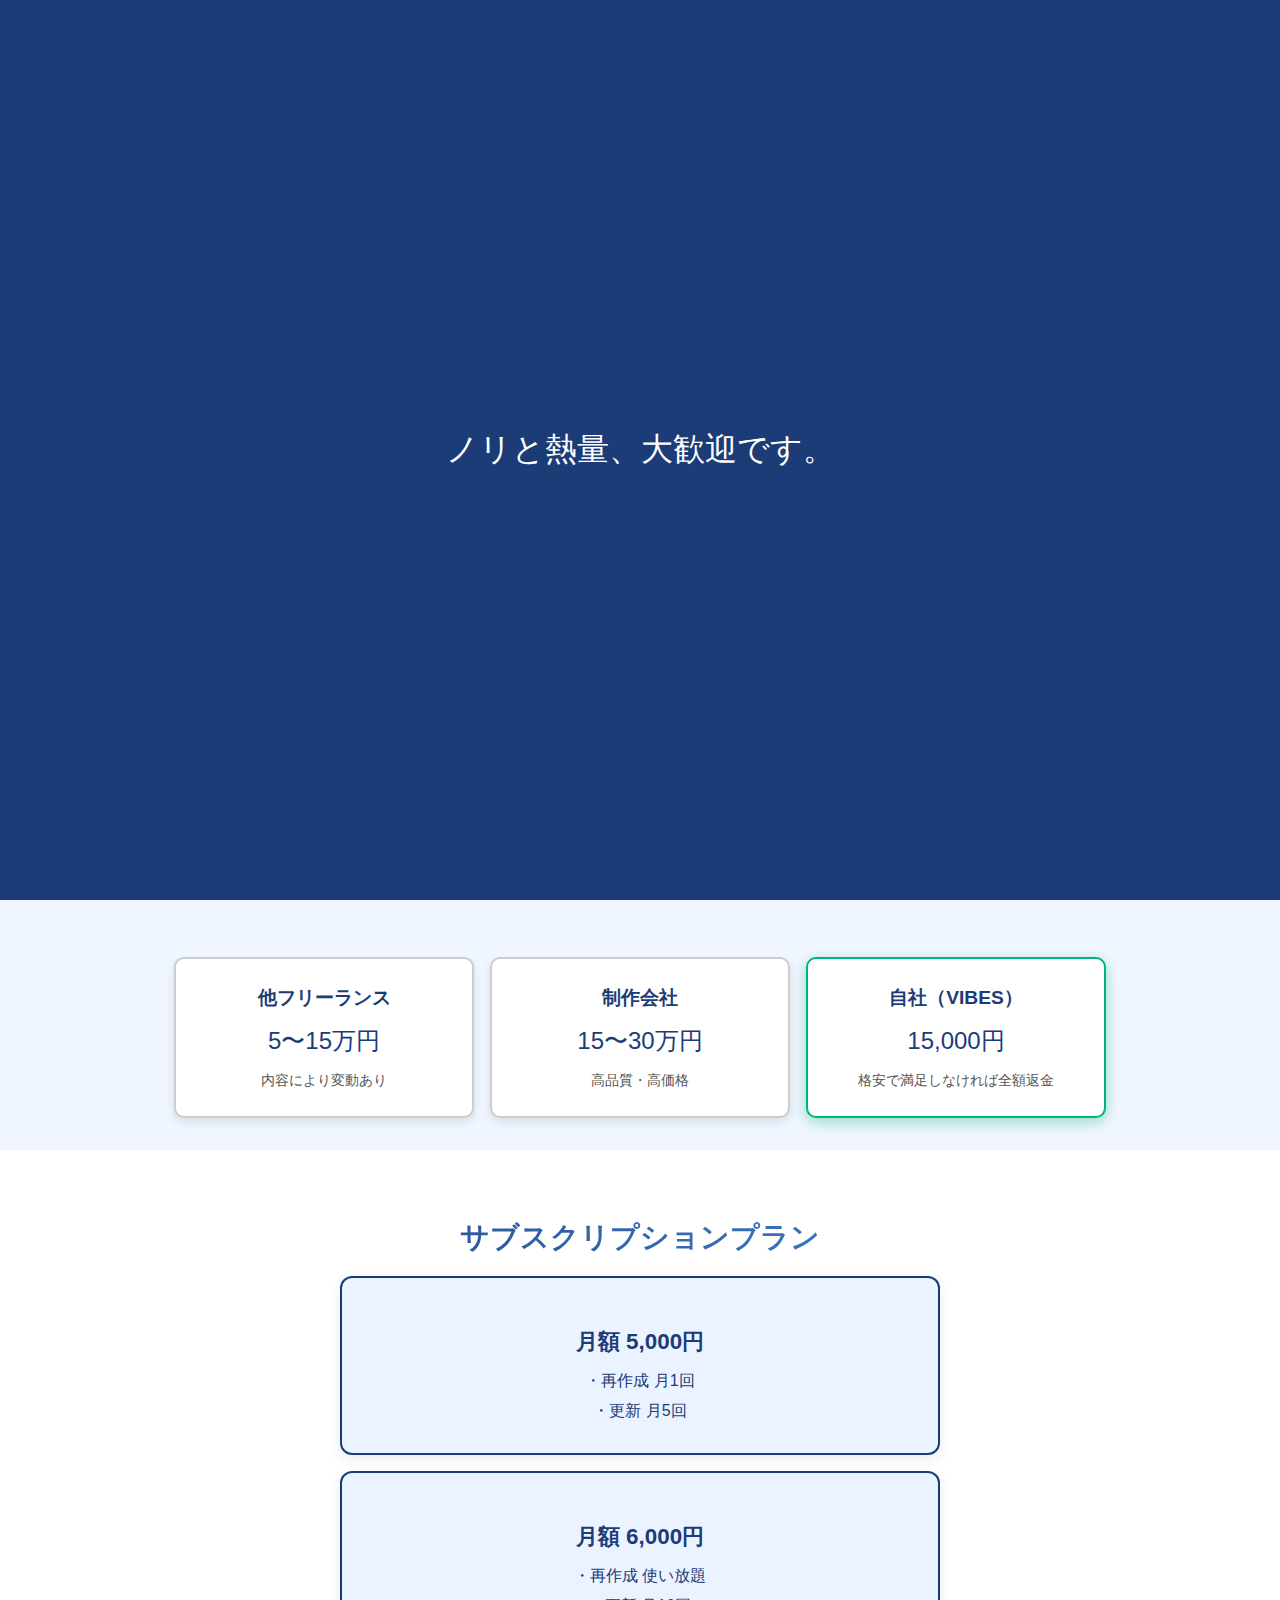
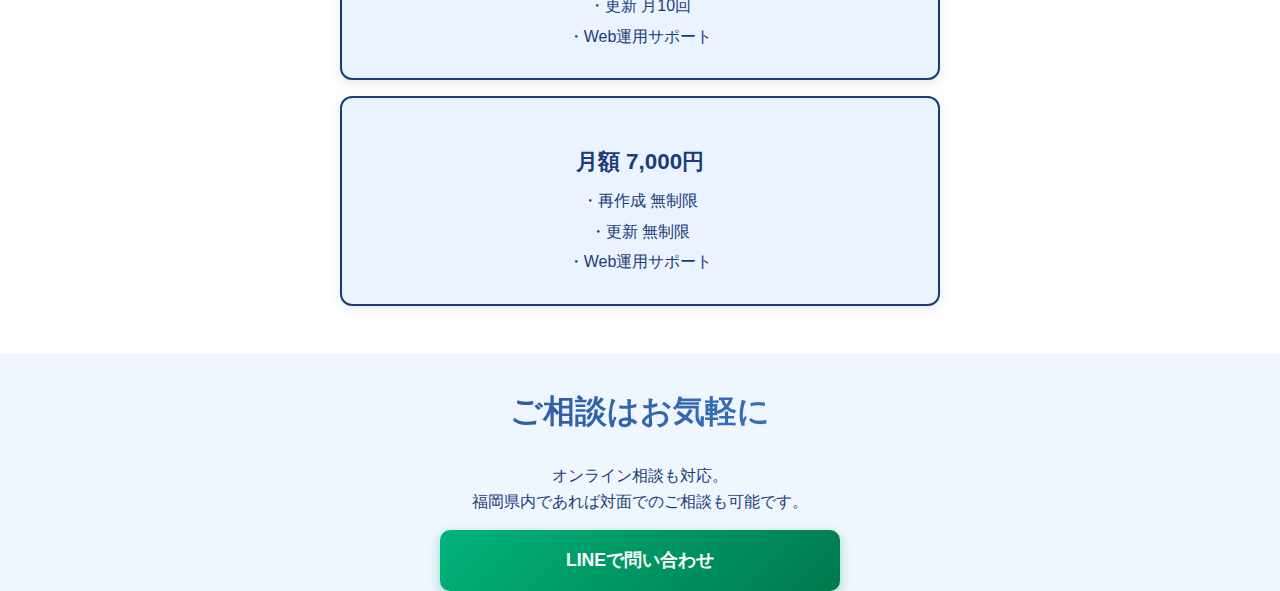
<file: index.html>
<!DOCTYPE html>
<html lang="ja">
<head>
  <meta charset="UTF-8" />
  <meta name="viewport" content="width=device-width, initial-scale=1.0" />
  <meta name="description" content="格安Web制作ならVIBES！15,000円で高品質サイト制作。サブスクプランも充実。">
  <meta name="keywords" content="Web制作, 格安, サイト制作, フリーランス, VIBES, 福岡">
  <meta name="author" content="VIBES Web制作">
  <title>Web作成 格安15,000円｜VIBES Web制作</title>
  <link rel="stylesheet" href="style.css" />
</head>
<body>

  <!-- スプラッシュ -->
  <div class="splash">
    <div class="splash-text">ノリと熱量、大歓迎です。</div>
  </div>

  <!-- ヘッダー -->
  <header class="site-header">
    <img src="images/image.png" alt="ロゴ" class="logo">
    <h1 class="catch">ちょっと話してみる？</h1>
    <a href="https://lin.ee/YOCJ05K" class="cta-button" target="_blank">LINEで相談する</a>
  </header>

  <!-- サービス紹介 -->
  <section>
    <h2>サービス紹介</h2>
    <p>Web制作を専門に行っています。<br>
       サポート体制も充実しており、LINEからいつでも相談OK。<br>
       サブスク制で継続的な運用も安心です。</p>
  </section>

  <!-- 制作の流れ -->
  <section>
    <h2>制作の流れ</h2>
    <div class="flow-steps">
      <div class="flow-step">① ヒアリング</div>
      <div class="flow-step">② ご提案・お見積り</div>
      <div class="flow-step">③ レイアウト・デザイン制作（相談しながら）</div>
      <div class="flow-step">④ 制作開始</div>
      <div class="flow-step">⑤ 納品・公開</div>
    </div>
  </section>

  <!-- 制作費比較 -->
  <section>
    <h2>制作費の比較</h2>
    <div class="price-table">
      <div class="price-card">
        <div class="label">他フリーランス</div>
        <div class="price">5〜15万円</div>
        <div class="note">内容により変動あり</div>
      </div>
      <div class="price-card">
        <div class="label">制作会社</div>
        <div class="price">15〜30万円</div>
        <div class="note">高品質・高価格</div>
      </div>
      <div class="price-card highlight">
        <div class="label">自社（VIBES）</div>
        <div class="price">15,000円</div>
        <div class="note">格安で満足しなければ全額返金</div>
      </div>
    </div>
  </section>

  <!-- サブスクプラン -->
  <section class="subscription-plans">
    <h2>サブスクリプションプラン</h2>
    <div class="subscription-card">
      <h3>月額 5,000円</h3>
      <p>・再作成 月1回</p>
      <p>・更新 月5回</p>
    </div>
    <div class="subscription-card">
      <h3>月額 6,000円</h3>
      <p>・再作成 使い放題</p>
      <p>・更新 月10回</p>
      <p>・Web運用サポート</p>
    </div>
    <div class="subscription-card">
      <h3>月額 7,000円</h3>
      <p>・再作成 無制限</p>
      <p>・更新 無制限</p>
      <p>・Web運用サポート</p>
    </div>
  </section>

  <!-- お問い合わせ -->
  <section>
    <h2>ご相談はお気軽に</h2>
    <p>オンライン相談も対応。<br>
       福岡県内であれば対面でのご相談も可能です。</p>
    <a href="https://lin.ee/YOCJ05K" class="cta-button" target="_blank">LINEで問い合わせ</a>
  </section>

</body>
</html>
</file>
<file: style.css>
/* ベーススタイル */
html, body {
  margin: 0;
  padding: 0;
  font-family: "Helvetica Neue", sans-serif;
  background-color: #f0f6ff;
  color: #1c3c78;
  line-height: 1.6;
  text-align: center;
  overflow-x: hidden;
  max-width: 100vw;
}

h2 {
  font-size: 2rem;
  margin-top: 2rem;
  background: linear-gradient(90deg, #1c3c78, #4a90e2);
  -webkit-background-clip: text;
  -webkit-text-fill-color: transparent;
}

/* スプラッシュアニメーション */
.splash {
  position: fixed;
  width: 100%;
  height: 100vh;
  background: #1c3c78;
  color: white;
  display: flex;
  justify-content: center;
  align-items: center;
  z-index: 1000;
  animation: fadeOut 3s ease-out forwards;
}

.splash-text {
  font-size: 2rem;
  animation: floatIn 1.5s ease-out;
}

@keyframes floatIn {
  from {
    opacity: 0;
    transform: translateY(20px);
  }
  to {
    opacity: 1;
    transform: translateY(0);
  }
}

@keyframes fadeOut {
  0%, 80% {
    opacity: 1;
  }
  100% {
    opacity: 0;
    visibility: hidden;
  }
}

/* ヘッダー */
.site-header {
  text-align: center;
  padding: 2rem 1rem;
  background: white;
}

.logo {
  width: 180px;
  max-width: 80%;
  height: auto;
  margin: 0 auto 1rem;
  display: block;
}

.catch {
  font-size: 1.8rem;
  margin-bottom: 1rem;
}

.cta-button {
  background: linear-gradient(135deg, #00b37a, #00794d);
  color: #fff;
  padding: 1rem 2.2rem;
  font-size: 1.1rem;
  text-decoration: none;
  border: none;
  border-radius: 10px;
  font-weight: 600;
  box-shadow: 0 4px 12px rgba(0, 179, 122, 0.4);
  transition: all 0.3s ease-in-out;
  display: block;
  width: 100%;
  max-width: 400px;
  margin: 0 auto;
  box-sizing: border-box;
}

.cta-button:hover {
  transform: scale(1.05);
  box-shadow: 0 6px 20px rgba(0, 179, 122, 0.5);
}

/* 制作の流れ */
.flow-steps {
  display: grid;
  grid-template-columns: repeat(auto-fit, minmax(250px, 1fr));
  gap: 2rem;
  max-width: 1000px;
  margin: 2rem auto;
  padding: 1rem;
  box-sizing: border-box;
}

.flow-step {
  background-color: #ffffff;
  border: 3px solid #1c3c78;
  padding: 1.8rem;
  border-radius: 12px;
  box-shadow: 0 6px 16px rgba(0, 0, 0, 0.1);
  font-weight: 500;
  color: #1c3c78;
  transition: all 0.3s ease;
  text-align: center;
}

.flow-step:hover {
  background-color: #f5faff;
  transform: translateY(-6px);
}

/* 制作費カード */
.price-table {
  display: flex;
  flex-wrap: wrap;
  gap: 1rem;
  justify-content: center;
  padding: 2rem 1rem;
  box-sizing: border-box;
}

.price-card {
  background: #ffffff;
  border: 2px solid #ccc;
  border-radius: 10px;
  padding: 1.5rem;
  width: 100%;
  max-width: 300px;
  text-align: center;
  box-shadow: 0 4px 10px rgba(0, 0, 0, 0.1);
  box-sizing: border-box;
}

.price-card.highlight {
  border-color: #00b37a;
  box-shadow: 0 4px 14px rgba(0, 179, 122, 0.4);
}

.price-card .label {
  font-weight: bold;
  font-size: 1.2rem;
}

.price-card .price {
  font-size: 1.5rem;
  margin-top: 0.5rem;
  color: #1c3c78;
}

.price-card .note {
  font-size: 0.9rem;
  color: #555;
  margin-top: 0.5rem;
}

/* サブスクプラン */
.subscription-plans {
  background: #ffffff;
  padding: 2rem 1rem;
}

.subscription-plans h2 {
  font-size: 1.8rem;
  margin-bottom: 1rem;
}

.subscription-card {
  border: 2px solid #1c3c78;
  border-radius: 12px;
  padding: 1.5rem;
  margin: 1rem auto;
  width: 100%;
  max-width: 600px;
  background: #eaf3ff;
  box-shadow: 0 4px 12px rgba(28, 60, 120, 0.1);
  box-sizing: border-box;
}

.subscription-card h3 {
  font-size: 1.4rem;
  margin-bottom: 0.5rem;
}

.subscription-card p {
  font-size: 1rem;
  margin: 0.3rem 0;
}

/* レスポンシブ対応 */
@media (max-width: 600px) {
  h2 {
    font-size: 1.6rem;
  }

  .flow-steps {
    grid-template-columns: 1fr;
  }

  .cta-button {
    width: 90%;
    font-size: 1rem;
  }

  .catch {
    font-size: 1.4rem;
  }

  .logo {
    max-width: 100px;
  }
}
</file>
